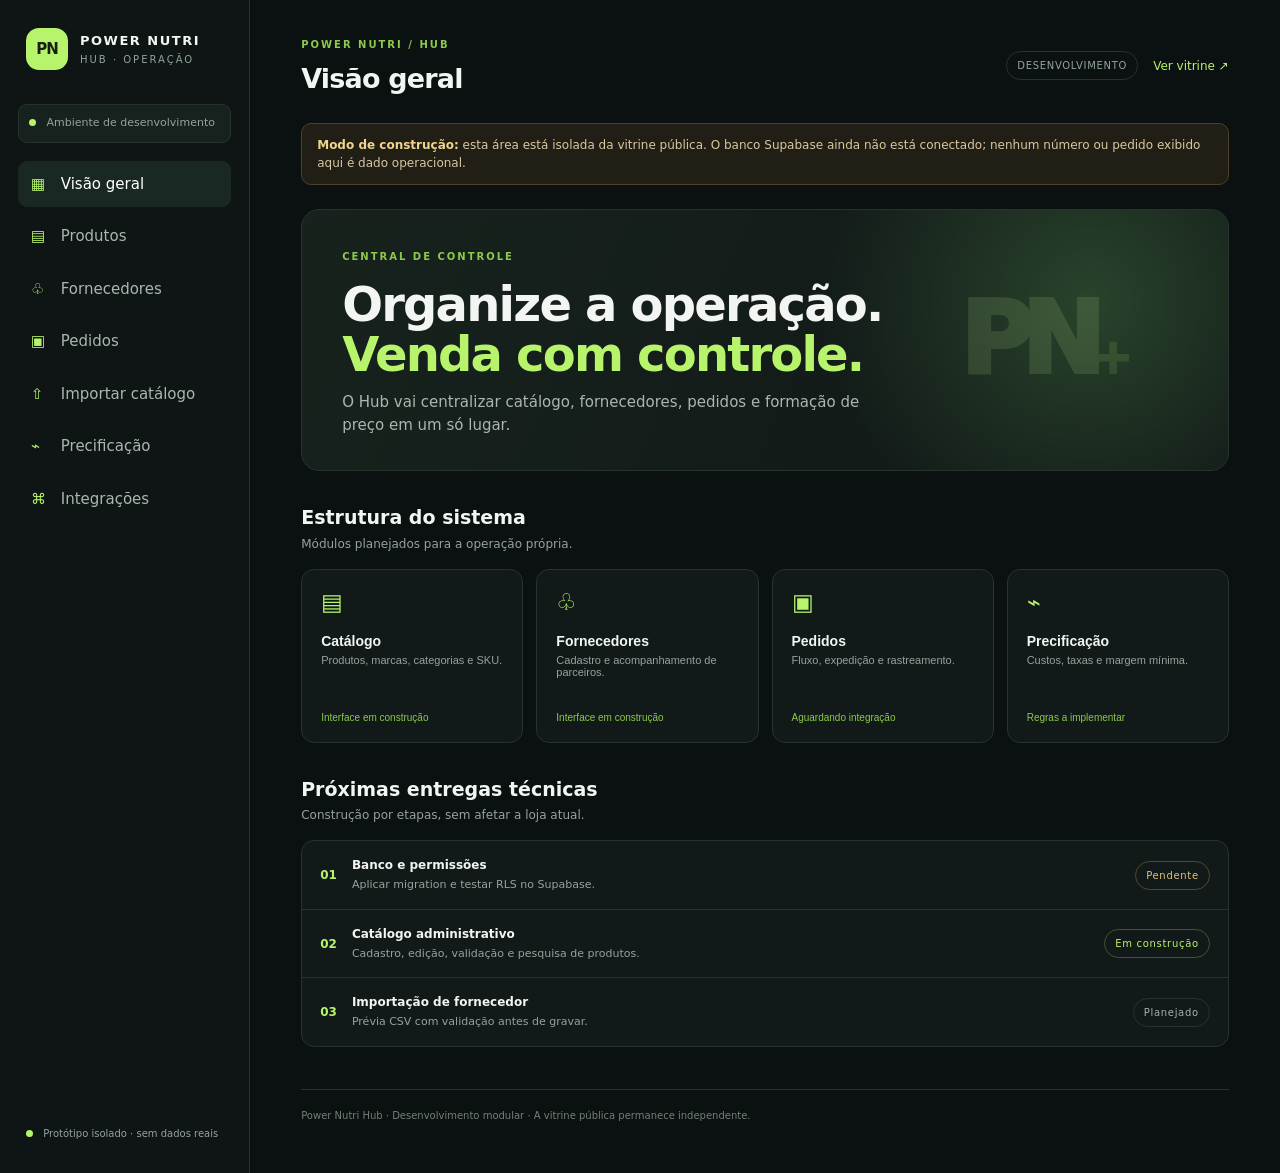
<file: hub/index.html>
<!doctype html>
<html lang="pt-BR">
<head>
  <meta charset="utf-8">
  <meta name="viewport" content="width=device-width, initial-scale=1">
  <meta name="theme-color" content="#0b1010">
  <title>Power Nutri Hub | Central de operação</title>
  <link rel="stylesheet" href="hub.css">
</head>
<body>
  <div class="app-shell">
    <aside class="sidebar">
      <a class="brand" href="index.html"><span class="brand-icon">PN</span><span><b>POWER NUTRI</b><small>HUB · OPERAÇÃO</small></span></a>
      <div class="workspace"><span class="dot"></span> Ambiente de desenvolvimento</div>
      <nav class="nav" aria-label="Menu principal">
        <button class="nav-link active" data-view="overview"><span>▦</span> Visão geral</button>
        <button class="nav-link" data-view="products"><span>▤</span> Produtos</button>
        <button class="nav-link" data-view="suppliers"><span>♧</span> Fornecedores</button>
        <button class="nav-link" data-view="orders"><span>▣</span> Pedidos</button>
        <button class="nav-link" data-view="import"><span>⇧</span> Importar catálogo</button>
        <button class="nav-link" data-view="pricing"><span>⌁</span> Precificação</button>
        <button class="nav-link" data-view="integrations"><span>⌘</span> Integrações</button>
      </nav>
      <div class="sidebar-foot"><span class="status-dot"></span> Protótipo isolado · sem dados reais</div>
    </aside>
    <main class="main">
      <header class="topbar"><div><span class="eyebrow">POWER NUTRI / HUB</span><h1 id="page-title">Visão geral</h1></div><div class="top-actions"><span class="env-pill">DESENVOLVIMENTO</span><a href="../index.html" class="store-link">Ver vitrine ↗</a></div></header>
      <div class="notice"><b>Modo de construção:</b> esta área está isolada da vitrine pública. O banco Supabase ainda não está conectado; nenhum número ou pedido exibido aqui é dado operacional.</div>
      <section class="view active" id="view-overview">
        <div class="welcome"><div><span class="eyebrow">CENTRAL DE CONTROLE</span><h2>Organize a operação.<br><em>Venda com controle.</em></h2><p>O Hub vai centralizar catálogo, fornecedores, pedidos e formação de preço em um só lugar.</p></div><div class="welcome-mark">PN<span>+</span></div></div>
        <div class="section-heading"><div><h2>Estrutura do sistema</h2><p>Módulos planejados para a operação própria.</p></div></div>
        <div class="module-grid">
          <button class="module-card" data-go="products"><span class="module-icon">▤</span><b>Catálogo</b><small>Produtos, marcas, categorias e SKU.</small><span class="module-state">Interface em construção</span></button>
          <button class="module-card" data-go="suppliers"><span class="module-icon">♧</span><b>Fornecedores</b><small>Cadastro e acompanhamento de parceiros.</small><span class="module-state">Interface em construção</span></button>
          <button class="module-card" data-go="orders"><span class="module-icon">▣</span><b>Pedidos</b><small>Fluxo, expedição e rastreamento.</small><span class="module-state">Aguardando integração</span></button>
          <button class="module-card" data-go="pricing"><span class="module-icon">⌁</span><b>Precificação</b><small>Custos, taxas e margem mínima.</small><span class="module-state">Regras a implementar</span></button>
        </div>
        <div class="section-heading"><div><h2>Próximas entregas técnicas</h2><p>Construção por etapas, sem afetar a loja atual.</p></div></div>
        <div class="task-list"><div><span class="task-number">01</span><span><b>Banco e permissões</b><small>Aplicar migration e testar RLS no Supabase.</small></span><span class="tag pending">Pendente</span></div><div><span class="task-number">02</span><span><b>Catálogo administrativo</b><small>Cadastro, edição, validação e pesquisa de produtos.</small></span><span class="tag building">Em construção</span></div><div><span class="task-number">03</span><span><b>Importação de fornecedor</b><small>Prévia CSV com validação antes de gravar.</small></span><span class="tag planned">Planejado</span></div></div>
      </section>
      <section class="view" id="view-products">
        <div class="section-heading"><div><h2>Catálogo de produtos</h2><p>Base central de itens, marcas, categorias e códigos SKU.</p></div><button class="primary-btn" data-go="import">＋ Preparar importação</button></div>
        <div class="empty-state"><span>▤</span><h3>Catálogo ainda não conectado</h3><p>Os produtos serão carregados do banco Supabase após a configuração e os testes de permissão. Nenhum produto fictício será apresentado como estoque real.</p></div>
      </section>
      <section class="view" id="view-suppliers">
        <div class="section-heading"><div><h2>Fornecedores</h2><p>Cadastro de parceiros, contatos e prazos de preparação.</p></div></div>
        <div class="empty-state"><span>♧</span><h3>Nenhum fornecedor carregado</h3><p>O portal Body Burn será habilitado após confirmar o canal oficial de catálogo e o acesso do fornecedor.</p></div>
      </section>
      <section class="view" id="view-orders">
        <div class="section-heading"><div><h2>Pedidos</h2><p>Acompanhamento de pagamento, separação, envio e entrega.</p></div></div>
        <div class="empty-state"><span>▣</span><h3>Integração ainda não ativa</h3><p>Não há pedidos conectados. A integração Mercado Livre dependerá de autorização oficial e testes antes de qualquer operação real.</p></div>
      </section>
      <section class="view" id="view-import">
        <div class="section-heading"><div><h2>Importar catálogo</h2><p>Primeiro passo: conferir o arquivo antes de qualquer gravação.</p></div></div>
        <div class="import-panel"><div class="drop-zone"><span class="upload-icon">⇧</span><h3>Selecione um arquivo CSV</h3><p>Esta versão faz apenas leitura e pré-visualização no navegador. Nada será enviado ou salvo.</p><label class="file-btn">Escolher CSV<input id="csv-file" type="file" accept=".csv,text/csv"></label><small id="file-name">Nenhum arquivo selecionado</small></div><div id="csv-result" class="csv-result" aria-live="polite"><span class="muted">A prévia das colunas aparecerá aqui.</span></div></div>
        <p class="helper">Colunas sugeridas para a próxima etapa: SKU, nome, marca, categoria, custo, preço de venda e estoque. O formato definitivo será validado antes da importação real.</p>
      </section>
      <section class="view" id="view-pricing">
        <div class="section-heading"><div><h2>Precificação</h2><p>Composição do preço mínimo e margem estimada por produto.</p></div></div>
        <div class="empty-state"><span>⌁</span><h3>Motor de preço a implementar</h3><p>As regras considerarão custo do fornecedor, taxas do canal, impostos, frete, despesas e margem mínima configurável.</p></div>
      </section>
      <section class="view" id="view-integrations">
        <div class="section-heading"><div><h2>Integrações</h2><p>Conexões oficiais necessárias para automatizar a operação.</p></div></div>
        <div class="integration-list"><article><div class="integration-icon">S</div><div><b>Supabase</b><small>Banco, autenticação e políticas de acesso.</small></div><span class="tag pending">Não conectado</span></article><article><div class="integration-icon">M</div><div><b>Mercado Livre</b><small>OAuth, catálogo, pedidos e logística.</small></div><span class="tag pending">Aguardando autorização</span></article><article><div class="integration-icon">B</div><div><b>Body Burn</b><small>Catálogo e atualização de disponibilidade.</small></div><span class="tag pending">Aguardando confirmação</span></article></div>
      </section>
      <footer>Power Nutri Hub · Desenvolvimento modular · A vitrine pública permanece independente.</footer>
    </main>
  </div>
  <script src="hub.js"></script>
</body>
</html>
</file>
<file: hub/hub.css>
:root{color-scheme:dark;--bg:#0b1010;--panel:#121a19;--panel2:#17211f;--line:#26332f;--text:#f2f5f1;--muted:#94a39c;--green:#b7f36b;--green2:#8cc94c;--amber:#e8bd6b}*{box-sizing:border-box}body{margin:0;background:var(--bg);color:var(--text);font:15px/1.5 Inter,ui-sans-serif,system-ui,-apple-system,"Segoe UI",sans-serif}.app-shell{min-height:100vh;display:grid;grid-template-columns:250px minmax(0,1fr)}.sidebar{border-right:1px solid var(--line);padding:28px 18px 18px;display:flex;flex-direction:column;min-height:100vh;background:#0e1514}.brand{display:flex;align-items:center;gap:12px;color:var(--text);text-decoration:none;padding:0 8px}.brand-icon{width:42px;height:42px;border-radius:13px;background:var(--green);color:#17200f;display:grid;place-items:center;font-weight:900;letter-spacing:-1px}.brand b{display:block;font-size:13px;letter-spacing:1.5px}.brand small{display:block;color:var(--muted);font-size:10px;letter-spacing:2px;margin-top:2px}.workspace{font-size:11px;color:var(--muted);background:#17211e;border:1px solid var(--line);border-radius:9px;padding:10px;margin:34px 0 18px}.dot,.status-dot{display:inline-block;width:7px;height:7px;border-radius:50%;background:var(--green);margin-right:7px}.nav{display:grid;gap:6px}.nav-link{border:0;background:transparent;color:#aab7b0;text-align:left;padding:12px 13px;border-radius:9px;font:inherit;cursor:pointer}.nav-link span{display:inline-block;width:25px;color:var(--green)}.nav-link:hover,.nav-link.active{background:#1a2823;color:#fff}.sidebar-foot{margin-top:auto;color:var(--muted);font-size:10px;padding:14px 8px}.main{padding:32px clamp(20px,4vw,58px);max-width:1600px;width:100%;margin:0 auto}.topbar{display:flex;justify-content:space-between;align-items:center;gap:20px;margin-bottom:24px}.eyebrow{color:var(--green2);font-size:10px;font-weight:800;letter-spacing:2px}.topbar h1{font-size:27px;letter-spacing:-.8px;margin:4px 0 0}.top-actions{display:flex;align-items:center;gap:15px}.env-pill,.tag{font-size:10px;letter-spacing:.7px;border:1px solid var(--line);border-radius:99px;padding:6px 10px;color:var(--muted)}.store-link{color:var(--green);text-decoration:none;font-size:12px}.notice{border:1px solid #4c4128;background:#211e16;color:#d9c89f;border-radius:10px;padding:12px 15px;font-size:12px;margin-bottom:24px}.notice b{color:#f2d58c}.view{display:none}.view.active{display:block}.welcome{min-height:250px;border:1px solid var(--line);border-radius:18px;padding:34px 40px;background:radial-gradient(circle at 85% 35%,#29432c 0,transparent 33%),linear-gradient(115deg,#17221d,#101716);display:flex;align-items:center;justify-content:space-between;overflow:hidden}.welcome h2{font-size:clamp(30px,4vw,48px);line-height:1.05;letter-spacing:-1.8px;margin:12px 0}.welcome h2 em{font-style:normal;color:var(--green)}.welcome p{max-width:540px;color:#aab7b0;margin:0}.welcome-mark{font-size:100px;font-weight:950;letter-spacing:-12px;color:#d6ff9c;opacity:.12;position:relative;margin-right:8%}.welcome-mark span{font-size:48px;color:var(--green)}.section-heading{display:flex;justify-content:space-between;align-items:center;gap:18px;margin:32px 0 16px}.section-heading h2{font-size:19px;margin:0 0 3px}.section-heading p{margin:0;color:var(--muted);font-size:12px}.module-grid{display:grid;grid-template-columns:repeat(4,minmax(0,1fr));gap:13px}.module-card{background:var(--panel);border:1px solid var(--line);border-radius:13px;padding:19px;text-align:left;color:var(--text);cursor:pointer;display:flex;flex-direction:column;align-items:flex-start;min-height:174px}.module-card:hover{border-color:#627e4b;transform:translateY(-2px)}.module-icon{font-size:23px;color:var(--green);margin-bottom:17px}.module-card b{font-size:14px}.module-card small{color:var(--muted);font-size:11px;margin-top:5px}.module-state{font-size:10px;color:var(--green2);margin-top:auto;padding-top:15px}.task-list,.integration-list{border:1px solid var(--line);border-radius:13px;overflow:hidden;background:var(--panel)}.task-list>div,.integration-list article{display:flex;align-items:center;gap:15px;padding:15px 18px;border-bottom:1px solid var(--line)}.task-list>div:last-child,.integration-list article:last-child{border:0}.task-number{font-size:12px;color:var(--green);font-weight:800}.task-list b,.integration-list b{display:block;font-size:12px}.task-list small,.integration-list small{display:block;color:var(--muted);font-size:11px;margin-top:3px}.tag{margin-left:auto;white-space:nowrap}.tag.pending{color:#e4c17e;border-color:#55472b}.tag.building{color:var(--green);border-color:#405333}.tag.planned{color:#a6b3ad}.primary-btn,.file-btn{background:var(--green);color:#15200f;border:0;border-radius:8px;padding:10px 14px;font-weight:800;font-size:12px;cursor:pointer;text-decoration:none}.empty-state{border:1px dashed #3a4942;border-radius:14px;padding:54px 20px;text-align:center;background:#101716}.empty-state>span{font-size:30px;color:var(--green)}.empty-state h3{font-size:16px;margin:12px 0 6px}.empty-state p{max-width:530px;margin:0 auto;color:var(--muted);font-size:12px}.import-panel{display:grid;grid-template-columns:minmax(240px,.8fr) minmax(300px,1.2fr);gap:15px}.drop-zone,.csv-result{border:1px dashed #405147;border-radius:13px;padding:26px;background:var(--panel);min-height:230px}.drop-zone{text-align:center}.upload-icon{font-size:30px;color:var(--green)}.drop-zone h3{font-size:15px;margin:9px 0 3px}.drop-zone p,.helper{font-size:11px;color:var(--muted)}.file-btn{display:inline-block;margin:12px 0}.file-btn input{display:none}#file-name{display:block;color:var(--muted);font-size:10px}.csv-result{overflow:auto}.muted{color:var(--muted);font-size:12px}.csv-result table{border-collapse:collapse;width:100%;font-size:11px}.csv-result th,.csv-result td{border-bottom:1px solid var(--line);padding:8px;text-align:left;white-space:nowrap}.csv-result th{color:var(--green)}.integration-icon{width:34px;height:34px;border-radius:10px;background:#213128;color:var(--green);display:grid;place-items:center;font-weight:900}footer{border-top:1px solid var(--line);margin-top:42px;padding:18px 0;color:#738179;font-size:10px}@media(max-width:1000px){.module-grid{grid-template-columns:repeat(2,minmax(0,1fr))}}@media(max-width:700px){.app-shell{grid-template-columns:1fr}.sidebar{min-height:auto;padding:14px}.workspace,.sidebar-foot{display:none}.nav{display:flex;overflow:auto;margin-top:15px}.nav-link{white-space:nowrap;padding:9px 11px;font-size:12px}.main{padding:20px 15px}.topbar{align-items:flex-start}.topbar h1{font-size:22px}.env-pill{display:none}.welcome{padding:25px;min-height:230px}.welcome-mark{font-size:60px;margin:0}.module-grid{grid-template-columns:1fr 1fr}.import-panel{grid-template-columns:1fr}.task-list>div{gap:9px}.tag{font-size:9px;padding:5px 7px}}@media(max-width:390px){.module-grid{grid-template-columns:1fr}.welcome-mark{display:none}}
</file>
